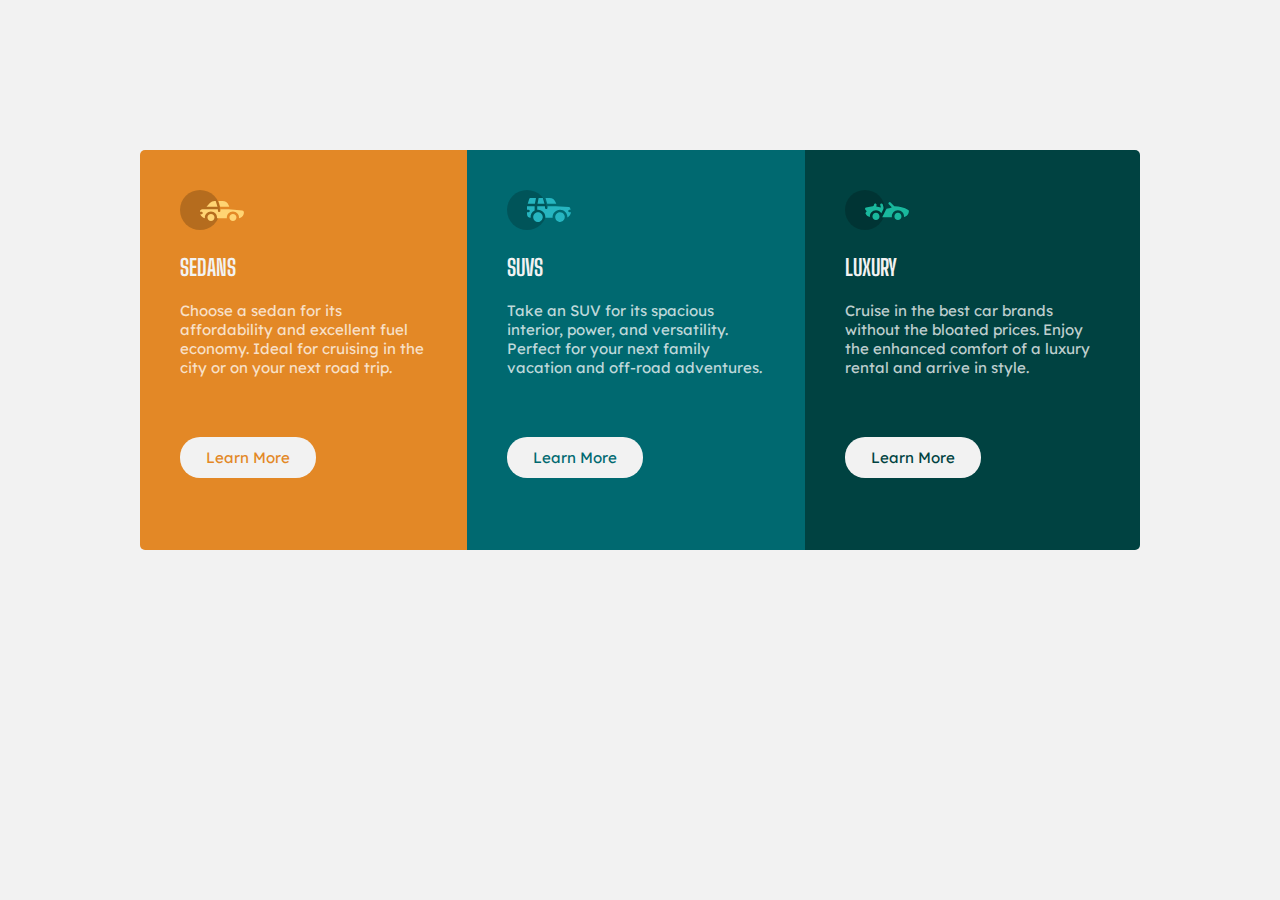
<file: index.html>
<!DOCTYPE html>
<html lang="en">

<head>
  <meta charset="UTF-8">
  <meta name="viewport" content="width=device-width, initial-scale=1.0">
  <!-- link style sheet  -->
  <link rel="stylesheet" href="./predefined.css">
  <link rel="stylesheet" href="./style.css">
  <link rel="stylesheet" href="./queries.css">
  <!-- displays site properly based on user's device -->
  <link rel="icon" type="image/png" sizes="32x32" href="./images/favicon-32x32.png">
  <!-- font style -->
  <link rel="preconnect" href="https://fonts.googleapis.com">
  <link rel="preconnect" href="https://fonts.gstatic.com" crossorigin>
  <link href="https://fonts.googleapis.com/css2?family=Lexend+Deca&display=swap" rel="stylesheet">
  <link rel="preconnect" href="https://fonts.googleapis.com">
  <link rel="preconnect" href="https://fonts.gstatic.com" crossorigin>
  <link href="https://fonts.googleapis.com/css2?family=Big+Shoulders+Display:wght@700&family=Lexend+Deca&display=swap"
    rel="stylesheet">
  <!-- title of page -->
  <title>Frontend Mentor | 3-column preview card component</title>
  </style>
</head>

<body>
  <main class="cards flex row">
    <article class="sedans">
      <img src="./images/icon-sedans.svg" class="car-img" />
      <h2>Sedans</h2>
      <p>Choose a sedan for its affordability and excellent fuel economy. Ideal for cruising in the city
        or on your next road trip.
      </p>
      <a href="#" class="button sedan-button">Learn More</a>
    </article>
    <article class="suvs">
      <img src="./images/icon-suvs.svg" class="car-img" />
      <h2>Suvs</h2>
      <p>Take an SUV for its spacious interior, power, and versatility. Perfect for your next family vacation
        and off-road adventures.
      </p>
      <a href="#" class="button suv-button">Learn More</a>
    </article>
    <article class="luxury">
      <img src="./images/icon-luxury.svg" class="car-img" />
      <h2>Luxury</h2>
      <p>Cruise in the best car brands without the bloated prices. Enjoy the enhanced comfort of a luxury
        rental and arrive in style.
      </p>
      <a href="#" class="button luxury-button">Learn More</a>
    </article>
  </main>
</body>

</html>
</file>
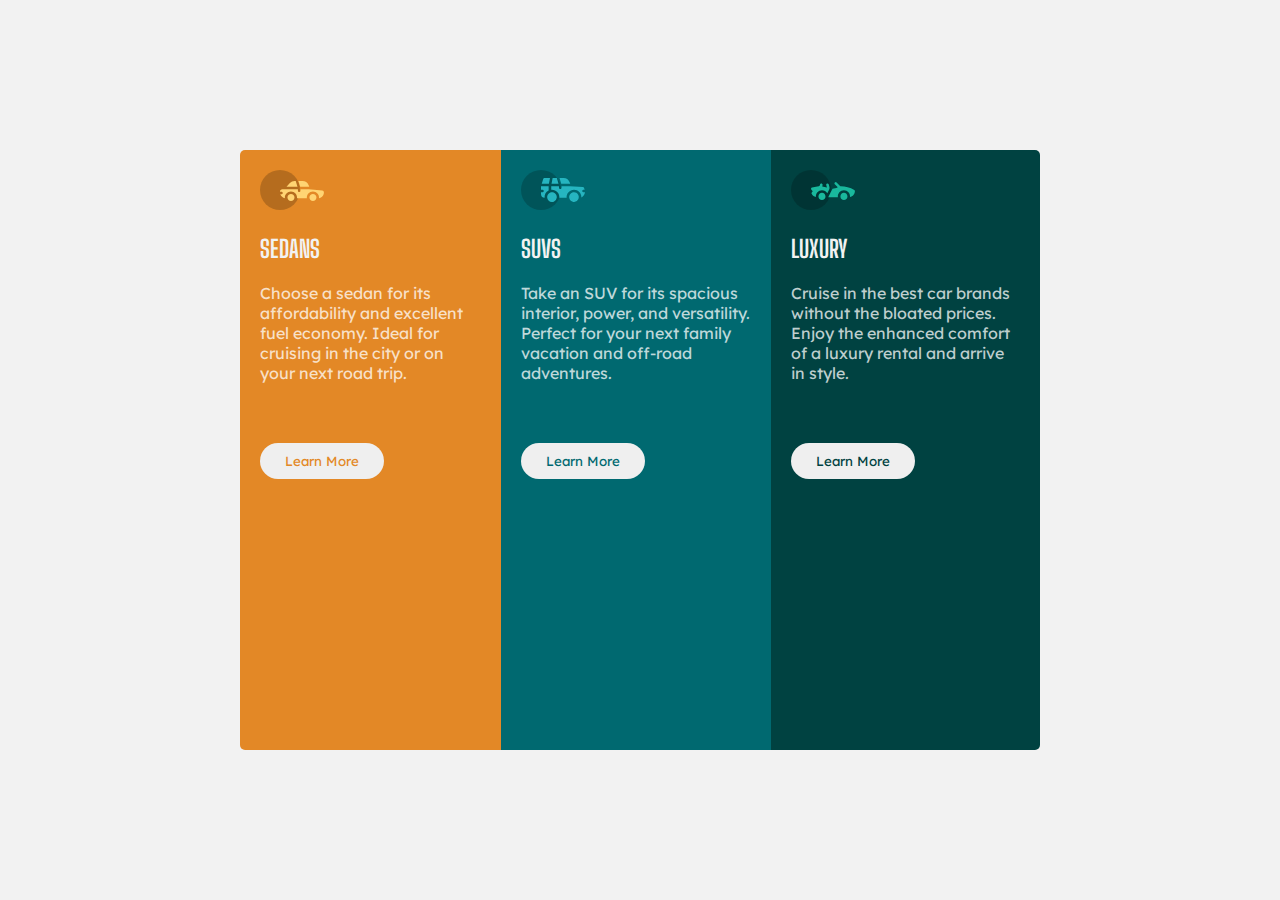
<file: 3-column-preview-card-component-main/index.html>
<!DOCTYPE html>
<html lang="en">

<head>
  <meta charset="UTF-8">
  <meta name="viewport" content="width=device-width, initial-scale=1.0">
  <!-- link style sheet  -->
  <link rel="stylesheet" href="./predefined.css">
  <link rel="stylesheet" href="style.css">
  <!-- displays site properly based on user's device -->
  <link rel="icon" type="image/png" sizes="32x32" href="./images/favicon-32x32.png">
  <!-- font style -->
  <link rel="preconnect" href="https://fonts.googleapis.com">
  <link rel="preconnect" href="https://fonts.gstatic.com" crossorigin>
  <link href="https://fonts.googleapis.com/css2?family=Lexend+Deca&display=swap" rel="stylesheet">
  <link rel="preconnect" href="https://fonts.googleapis.com">
  <link rel="preconnect" href="https://fonts.gstatic.com" crossorigin>
  <link href="https://fonts.googleapis.com/css2?family=Big+Shoulders+Display:wght@700&family=Lexend+Deca&display=swap"
    rel="stylesheet">
  <!-- title of page -->
  <title>Frontend Mentor | 3-column preview card component</title>

  </style>
</head>

<body>
  <div class="cards flex row">
    <div class="sedans">
      <img src="./images/icon-sedans.svg" class="car-img" />
      <h2>Sedans</h2>
      <p>Choose a sedan for its affordability and excellent fuel economy. Ideal for cruising in the city
        or on your next road trip.
      </p>
      <button class="sedan-button">Learn More</button>
    </div>
    <div class="suvs">
      <img src="./images/icon-suvs.svg" class="car-img" />
      <h2>Suvs</h2>
      <p>Take an SUV for its spacious interior, power, and versatility. Perfect for your next family vacation
        and off-road adventures.
      </p>
      <button class="suv-button">Learn More</button>
    </div>
    <div class="luxury">
      <img src="./images/icon-luxury.svg" class="car-img" />
      <h2>Luxury</h2>
      <p>Cruise in the best car brands without the bloated prices. Enjoy the enhanced comfort of a luxury
        rental and arrive in style.
      </p>
      <button class="luxury-button">Learn More</button>
    </div>
  </div>
</body>

</html>
</file>
<file: predefined.css>
* {
  margin: 0;
  padding: 0;
  box-sizing: border-box;
}
.flex {
  display: flex;
}
.row {
  flex-direction: row;
}
.column {
  flex-direction: column;
}
.vr-centre {
  align-items: center;
}
.hr-centre {
  justify-content: center;
}
.sedan-button {
  color: hsl(31, 77%, 52%);
}
.suv-button {
  color: hsl(184, 100%, 22%);
}
.luxury-button {
  color: hsl(179, 100%, 13%);
}
</file>
<file: style.css>
html {
  font-size: 62.5%;
}
body {
  background-color: hsl(0, 0%, 95%);
  display: flex;
  height: 100vh;
  font-size: 1.5rem;
}
.cards {
  max-width: 100rem;
  margin: 15rem auto;
  height: 40rem;
}
.sedans {
  background-color: hsl(31, 77%, 52%);
  border-radius: 5px 0 0 5px;
}
.suvs {
  background-color: hsl(184, 100%, 22%);
}
.luxury {
  background-color: hsl(179, 100%, 13%);
  border-radius: 0 5px 5px 0;
}
.sedans,
.suvs,
.luxury {
  padding: 4rem;
}

h2 {
  margin-top: 2rem;
  font-family: "Big Shoulders Display", cursive;
  text-transform: uppercase;
  color: hsl(0, 0%, 95%);
}
p {
  margin-top: 2rem;
  font-family: "Lexend Deca", sans-serif;
  color: hsla(0, 0%, 100%, 0.75);
}
.button:link,
.button:visited {
  display: inline-block;
  text-decoration: none;
  margin-top: 60px;
  padding: 1rem 2.5rem;
  border-radius: 2rem;
  font-family: "Lexend Deca", sans-serif;
  background-color: hsl(0, 0%, 95%);
  border: solid 1px rgba(0, 0, 0, 0);
  transition: all 0.3s;
}
.button:hover,
.button:active {
  /* border: 3px solid #fff; */
  box-shadow: inset 0 0 0 1.5px #fff;
  color: hsl(0, 0%, 95%);
  cursor: pointer;
}
.sedan-button:hover,
.sedan-button:active {
  background-color: hsl(31, 77%, 52%);
}
.suv-button:hover,
.suv-button:active {
  background-color: hsl(184, 100%, 22%);
}
.luxury-button:hover,
.luxury-button:active {
  background-color: hsl(179, 100%, 13%);
}
</file>
<file: queries.css>
/* BELOW 1100px */
@media (max-width: 68.75em) {
  html {
    font-size: 56.25%;
  }
  .cards {
    /* min height because when it goes
    lower than this the buttons will overflow the car */
    min-height: 30rem;
  }
}

/* BELOW 880px */
@media (max-width: 55em) {
  html {
    font-size: 50%;
  }
}
/* BELOW 786px */
@media (max-width: 49.13em) {
  .cards {
    display: flex;
    flex-direction: column;
    margin: 4rem;
  }
  .sedans {
    border-radius: 5px 5px 0 0;
  }
  .luxury {
    border-radius: 0 0 5px 5px;
  }
  .button:link,
  .button:visited {
    margin-top: 2rem;
  }
}
</file>
<file: 3-column-preview-card-component-main/predefined.css>
* {
  margin: 0;
  padding: 0;
  box-sizing: border-box;
}
.flex {
  display: flex;
}
.row {
  flex-direction: row;
}
.column {
  flex-direction: column;
}
.vr-centre {
  align-items: center;
}
.hr-centre {
  justify-content: center;
}
.sedan-button {
  color: hsl(31, 77%, 52%);
}
.suv-button {
  color: hsl(184, 100%, 22%);
}
.luxury-button {
  color: hsl(179, 100%, 13%);
}
</file>
<file: 3-column-preview-card-component-main/style.css>
body {
  background-color: hsl(0, 0%, 95%);
  display: flex;
  height: 100vh;
}
.cards {
  max-width: 800px;
  margin: 150px auto;
}
.sedans {
  background-color: hsl(31, 77%, 52%);
  border-radius: 5px 0 0 5px;
}
.suvs {
  background-color: hsl(184, 100%, 22%);
}
.luxury {
  background-color: hsl(179, 100%, 13%);
  border-radius: 0 5px 5px 0;
}
.sedans,
.suvs,
.luxury {
  padding: 20px;
}

h2 {
  margin-top: 20px;
  font-family: "Big Shoulders Display", cursive;
  text-transform: uppercase;
  color: hsl(0, 0%, 95%);
}
p {
  margin-top: 20px;
  font-family: "Lexend Deca", sans-serif;
  color: hsla(0, 0%, 100%, 0.75);
}
button {
  margin-top: 60px;
  padding: 10px 25px;
  border: none;
  border-radius: 20px;
  font-family: "Lexend Deca", sans-serif;
}
</file>
